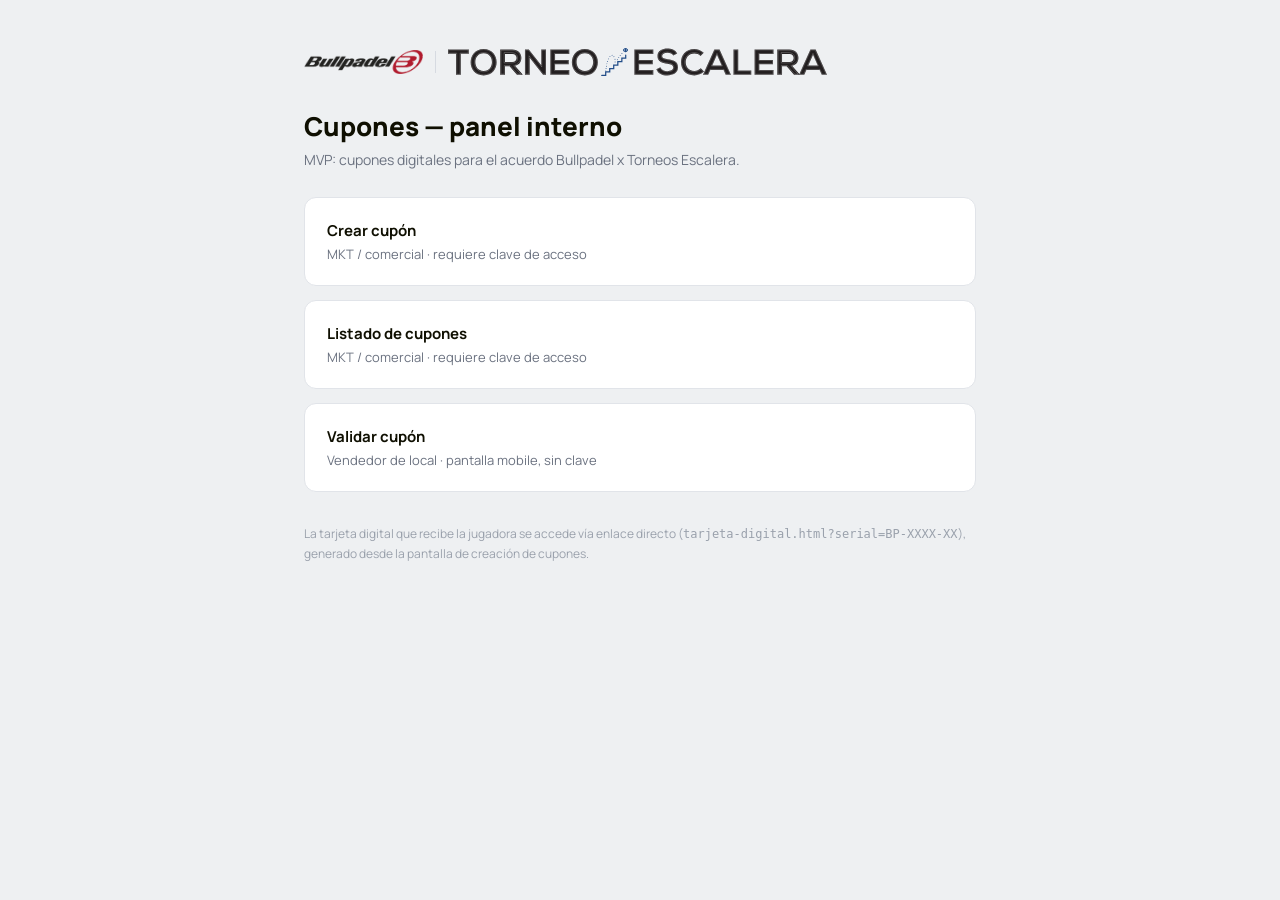
<file: app/index.html>
<!doctype html>
<html lang="es">
<head>
<meta charset="utf-8">
<meta name="viewport" content="width=device-width, initial-scale=1">
<meta name="color-scheme" content="light">
<title>Panel interno — Torneos Escalera x Bullpadel</title>
<link rel="icon" type="image/png" href="assets/favicon.png">
<link rel="stylesheet" href="https://fonts.googleapis.com/css2?family=Manrope:wght@400;500;600;700;800&display=swap">
<link rel="stylesheet" href="css/base.css">
<link rel="stylesheet" href="css/index.css">
</head>
<body>

<div class="page">

  <div class="brand-row">
    <img src="assets/bullpadel-logo-negro.png" class="brand-row__logo">
    <div class="brand-row__divider"></div>
    <img src="assets/logo-torneos-escalera.svg" class="brand-row__partner-logo">
  </div>

  <div class="page-title">Cupones — panel interno</div>
  <div class="page-subtitle">MVP: cupones digitales para el acuerdo Bullpadel x Torneos Escalera.</div>

  <div class="nav-list">
    <a class="nav-card" href="crear-cupon.html">
      <div class="nav-card__title">Crear cupón</div>
      <div class="nav-card__subtitle">MKT / comercial · requiere clave de acceso</div>
    </a>
    <a class="nav-card" href="listado-cupones.html">
      <div class="nav-card__title">Listado de cupones</div>
      <div class="nav-card__subtitle">MKT / comercial · requiere clave de acceso</div>
    </a>
    <a class="nav-card" href="validar-cupon.html">
      <div class="nav-card__title">Validar cupón</div>
      <div class="nav-card__subtitle">Vendedor de local · pantalla mobile, sin clave</div>
    </a>
  </div>

  <div class="footnote">
    La tarjeta digital que recibe la jugadora se accede vía enlace directo (<code>tarjeta-digital.html?serial=BP-XXXX-XX</code>), generado desde la pantalla de creación de cupones.
  </div>

</div>

</body>
</html>
</file>
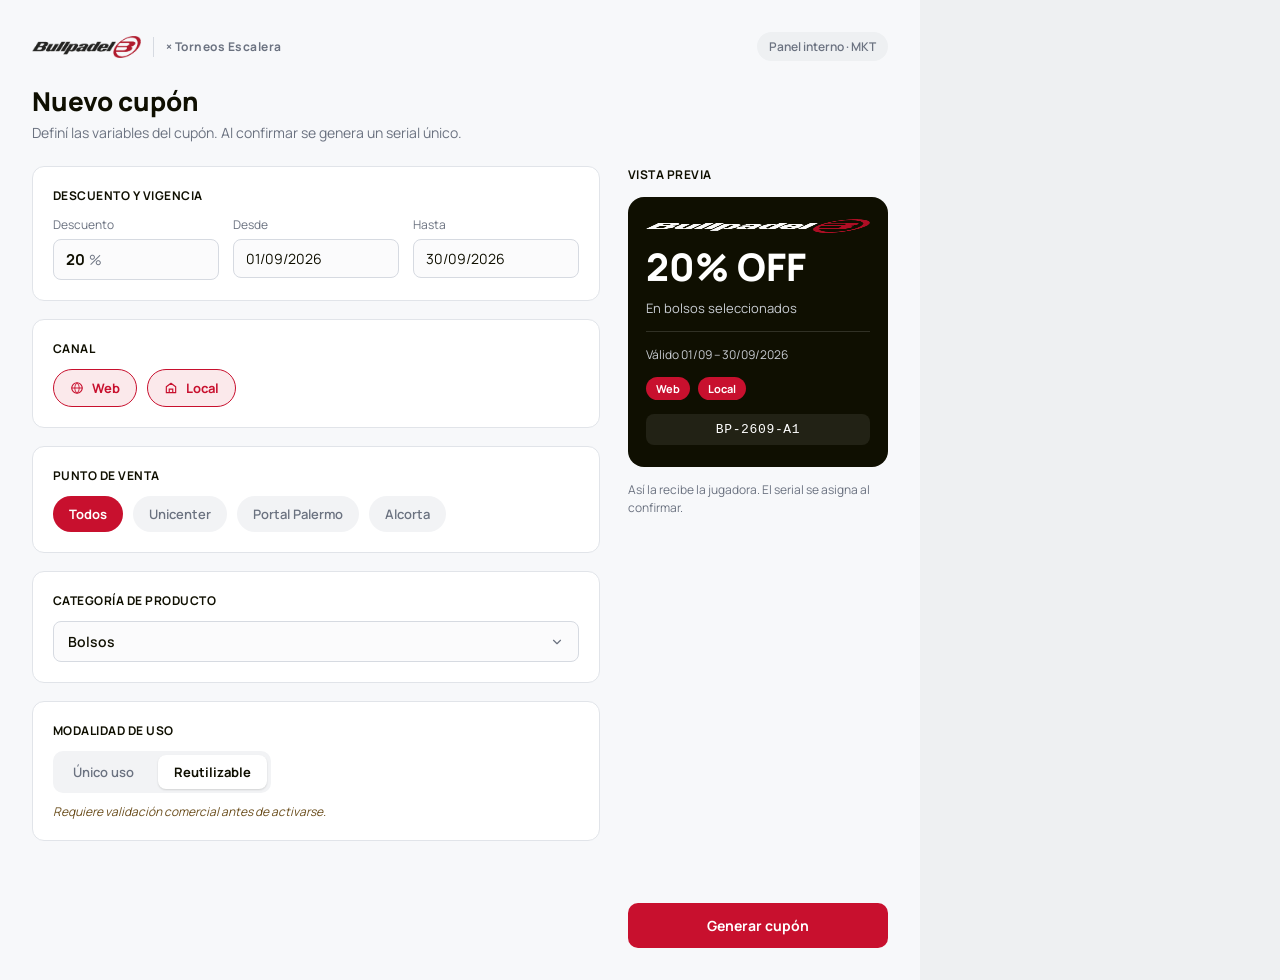
<file: Mock Up/01-crear-cupon.html>
<!doctype html>
<html>
<head>
<meta charset="utf-8">
<title>Referencia — Crear cupón (MKT)</title>
<link rel="stylesheet" href="https://fonts.googleapis.com/css2?family=Manrope:wght@400;500;600;700;800&display=swap">
<style>
  * { box-sizing: border-box; }
  body { margin: 0; font-family: 'Manrope', system-ui, -apple-system, sans-serif; background:#EEF0F2; }
  a { color: #C8102E; } a:hover { color: #A10D25; }
  input, select { font-family: inherit; }
</style>
</head>
<body>

<div style="width:920px; height:980px; background:#F7F8FA; display:flex; flex-direction:column; padding:32px;">

  <div style="display:flex; align-items:center; gap:12px; margin-bottom:22px;">
    <img src="bullpadel-logo-negro.png" style="height:22px; width:auto; display:block;">
    <div style="width:1px; height:20px; background:#D6DAE1;"></div>
    <div style="font-size:12px; font-weight:700; letter-spacing:0.04em; color:#6B7280;">&times; Torneos Escalera</div>
    <div style="margin-left:auto; font-size:12px; font-weight:600; color:#6B7280; background:#EEF0F2; padding:6px 12px; border-radius:999px;">Panel interno &middot; MKT</div>
  </div>

  <div style="margin-bottom:24px;">
    <div style="font-size:26px; font-weight:800; color:#0f0f01;">Nuevo cup&oacute;n</div>
    <div style="font-size:14px; color:#6B7280; margin-top:4px;">Defin&iacute; las variables del cup&oacute;n. Al confirmar se genera un serial &uacute;nico.</div>
  </div>

  <div style="display:flex; gap:28px; flex-grow:1; min-height:0;">

    <div style="flex:1 1 0; display:flex; flex-direction:column; gap:18px; overflow:auto;">

      <div style="background:#FFFFFF; border:1px solid #E1E4E9; border-radius:12px; padding:20px;">
        <div style="font-size:12px; font-weight:700; color:#0f0f01; text-transform:uppercase; letter-spacing:0.04em; margin-bottom:12px;">Descuento y vigencia</div>
        <div style="display:flex; gap:14px;">
          <div style="flex:1 1 0;">
            <div style="font-size:12px; color:#6B7280; margin-bottom:6px;">Descuento</div>
            <div style="display:flex; align-items:center; border:1px solid #D6DAE1; border-radius:8px; padding:9px 12px; background:#FBFBFC;">
              <span style="font-size:15px; font-weight:700; color:#0f0f01;">20</span>
              <span style="font-size:14px; color:#6B7280; margin-left:4px;">%</span>
            </div>
          </div>
          <div style="flex:1 1 0;">
            <div style="font-size:12px; color:#6B7280; margin-bottom:6px;">Desde</div>
            <div style="border:1px solid #D6DAE1; border-radius:8px; padding:9px 12px; background:#FBFBFC; font-size:14px; color:#0f0f01;">01/09/2026</div>
          </div>
          <div style="flex:1 1 0;">
            <div style="font-size:12px; color:#6B7280; margin-bottom:6px;">Hasta</div>
            <div style="border:1px solid #D6DAE1; border-radius:8px; padding:9px 12px; background:#FBFBFC; font-size:14px; color:#0f0f01;">30/09/2026</div>
          </div>
        </div>
      </div>

      <div style="background:#FFFFFF; border:1px solid #E1E4E9; border-radius:12px; padding:20px;">
        <div style="font-size:12px; font-weight:700; color:#0f0f01; text-transform:uppercase; letter-spacing:0.04em; margin-bottom:12px;">Canal</div>
        <div style="display:flex; gap:10px;">
          <div style="display:flex; align-items:center; gap:8px; padding:9px 16px; border-radius:999px; background:#FBE9EB; border:1px solid #C8102E;">
            <svg width="14" height="14" viewBox="0 0 24 24" fill="none"><circle cx="12" cy="12" r="9" stroke="#C8102E" stroke-width="2"/><path d="M3 12H21M12 3C14.5 5.5 15.7 8.5 15.7 12C15.7 15.5 14.5 18.5 12 21C9.5 18.5 8.3 15.5 8.3 12C8.3 8.5 9.5 5.5 12 3Z" stroke="#C8102E" stroke-width="1.6"/></svg>
            <span style="font-size:13px; font-weight:700; color:#C8102E;">Web</span>
          </div>
          <div style="display:flex; align-items:center; gap:8px; padding:9px 16px; border-radius:999px; background:#FBE9EB; border:1px solid #C8102E;">
            <svg width="14" height="14" viewBox="0 0 24 24" fill="none"><path d="M4 10L12 4L20 10V20H4V10Z" stroke="#C8102E" stroke-width="2" stroke-linejoin="round"/><path d="M9 20V14H15V20" stroke="#C8102E" stroke-width="2"/></svg>
            <span style="font-size:13px; font-weight:700; color:#C8102E;">Local</span>
          </div>
        </div>
      </div>

      <div style="background:#FFFFFF; border:1px solid #E1E4E9; border-radius:12px; padding:20px;">
        <div style="font-size:12px; font-weight:700; color:#0f0f01; text-transform:uppercase; letter-spacing:0.04em; margin-bottom:12px;">Punto de venta</div>
        <div style="display:flex; gap:10px; flex-wrap:wrap;">
          <div style="padding:9px 16px; border-radius:999px; background:#C8102E; font-size:13px; font-weight:700; color:#ffffff;">Todos</div>
          <div style="padding:9px 16px; border-radius:999px; background:#F2F3F5; font-size:13px; font-weight:600; color:#6B7280;">Unicenter</div>
          <div style="padding:9px 16px; border-radius:999px; background:#F2F3F5; font-size:13px; font-weight:600; color:#6B7280;">Portal Palermo</div>
          <div style="padding:9px 16px; border-radius:999px; background:#F2F3F5; font-size:13px; font-weight:600; color:#6B7280;">Alcorta</div>
        </div>
      </div>

      <div style="background:#FFFFFF; border:1px solid #E1E4E9; border-radius:12px; padding:20px;">
        <div style="font-size:12px; font-weight:700; color:#0f0f01; text-transform:uppercase; letter-spacing:0.04em; margin-bottom:12px;">Categor&iacute;a de producto</div>
        <div style="display:flex; align-items:center; justify-content:space-between; border:1px solid #D6DAE1; border-radius:8px; padding:10px 14px; background:#FBFBFC;">
          <span style="font-size:14px; color:#0f0f01; font-weight:600;">Bolsos</span>
          <svg width="14" height="14" viewBox="0 0 24 24" fill="none"><path d="M6 9L12 15L18 9" stroke="#6B7280" stroke-width="2" stroke-linecap="round" stroke-linejoin="round"/></svg>
        </div>
      </div>

      <div style="background:#FFFFFF; border:1px solid #E1E4E9; border-radius:12px; padding:20px;">
        <div style="font-size:12px; font-weight:700; color:#0f0f01; text-transform:uppercase; letter-spacing:0.04em; margin-bottom:12px;">Modalidad de uso</div>
        <div style="display:flex; gap:8px; background:#F2F3F5; padding:4px; border-radius:10px; width:fit-content;">
          <div style="padding:8px 16px; border-radius:8px; font-size:13px; font-weight:600; color:#6B7280;">&Uacute;nico uso</div>
          <div style="padding:8px 16px; border-radius:8px; background:#ffffff; box-shadow:0 1px 2px rgba(15,15,1,0.14); font-size:13px; font-weight:700; color:#0f0f01;">Reutilizable</div>
        </div>
        <div style="font-size:12px; color:#6B4E1D; font-style:italic; margin-top:10px;">Requiere validaci&oacute;n comercial antes de activarse.</div>
      </div>

    </div>

    <div style="width:260px; flex-shrink:0; display:flex; flex-direction:column; gap:14px;">
      <div style="font-size:12px; font-weight:700; color:#0f0f01; text-transform:uppercase; letter-spacing:0.04em;">Vista previa</div>

      <div style="background:#0f0f01; border-radius:16px; padding:22px 18px; color:#ffffff; display:flex; flex-direction:column; gap:14px;">
        <img src="bullpadel-logo-blanco.png" style="height:14px; width:auto; display:block;">
        <div style="font-size:38px; font-weight:800; line-height:1;">20% OFF</div>
        <div style="font-size:13px; color:#C9CDD3;">En bolsos seleccionados</div>
        <div style="height:1px; background:rgba(255,255,255,0.14);"></div>
        <div style="font-size:12px; color:#C9CDD3;">V&aacute;lido 01/09 &ndash; 30/09/2026</div>
        <div style="display:flex; gap:8px;">
          <div style="font-size:11px; font-weight:700; color:#ffffff; background:#C8102E; padding:4px 10px; border-radius:999px;">Web</div>
          <div style="font-size:11px; font-weight:700; color:#ffffff; background:#C8102E; padding:4px 10px; border-radius:999px;">Local</div>
        </div>
        <div style="font-family: monospace; font-size:13px; letter-spacing:0.05em; color:#ffffff; background:rgba(255,255,255,0.08); padding:8px 10px; border-radius:8px; text-align:center;">BP-2609-A1</div>
      </div>

      <div style="font-size:12px; color:#6B7280; line-height:1.5;">As&iacute; la recibe la jugadora. El serial se asigna al confirmar.</div>

      <div style="margin-top:auto; background:#C8102E; color:#ffffff; text-align:center; padding:13px; border-radius:10px; font-size:14px; font-weight:700;">Generar cup&oacute;n</div>
    </div>

  </div>
</div>
</body>
</html>
</file>
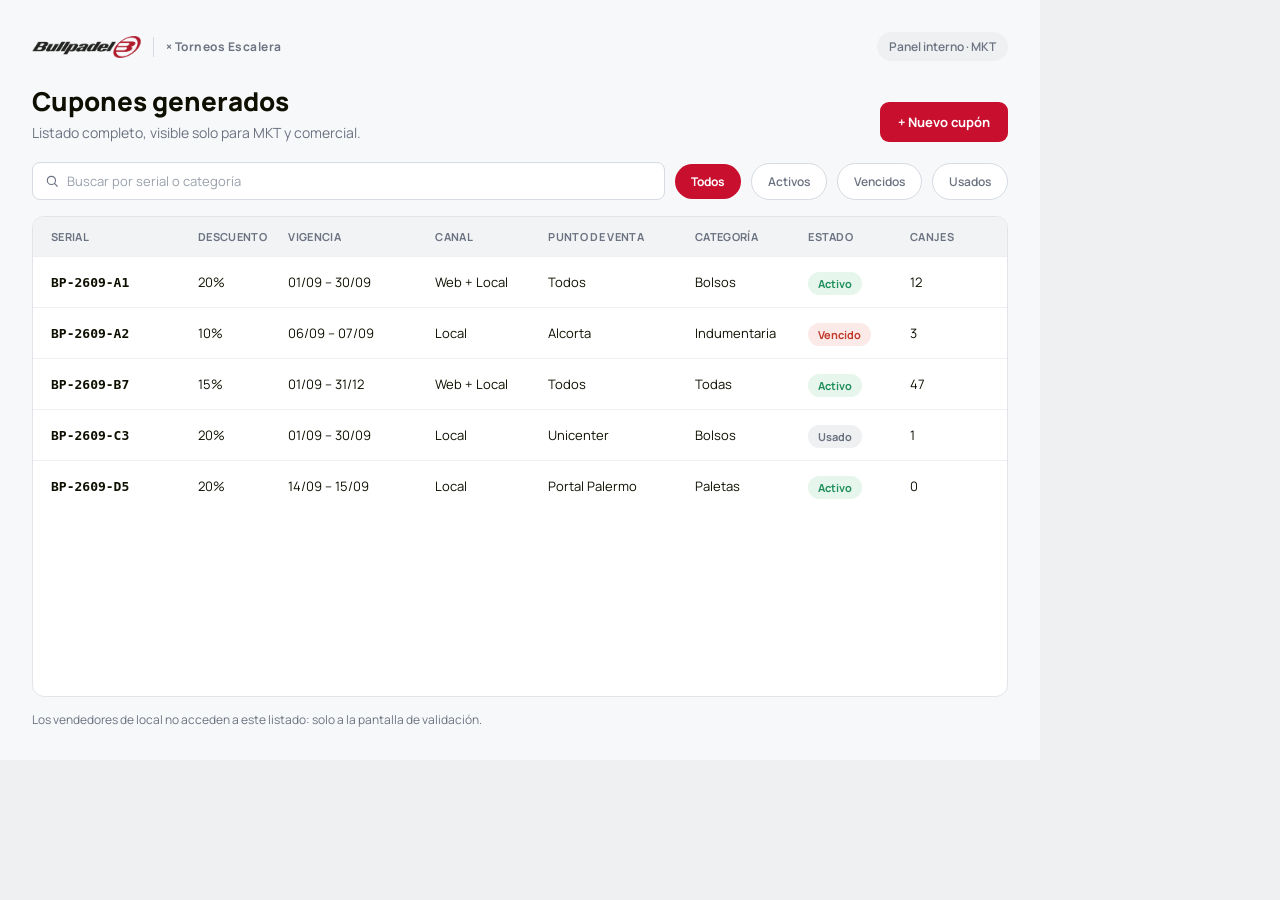
<file: Mock Up/02-listado-cupones.html>
<!doctype html>
<html>
<head>
<meta charset="utf-8">
<title>Referencia — Listado de cupones (MKT)</title>

<link rel="stylesheet" href="https://fonts.googleapis.com/css2?family=Manrope:wght@400;500;600;700;800&display=swap">
<style>
  * { box-sizing: border-box; }
  body { margin: 0; font-family: 'Manrope', system-ui, -apple-system, sans-serif; }
  a { color: #C8102E; } a:hover { color: #A10D25; }
</style>

</head>
<body style="margin:0; background:#EEF0F2;">
<div style="width:1040px; height:760px; background:#F7F8FA; display:flex; flex-direction:column; padding:32px;">

  <div style="display:flex; align-items:center; gap:12px; margin-bottom:22px;">
    <img src="bullpadel-logo-negro.png" style="height:22px; width:auto; display:block;">
    <div style="width:1px; height:20px; background:#D6DAE1;"></div>
    <div style="font-size:12px; font-weight:700; letter-spacing:0.04em; color:#6B7280;">&times; Torneos Escalera</div>
    <div style="margin-left:auto; font-size:12px; font-weight:600; color:#6B7280; background:#EEF0F2; padding:6px 12px; border-radius:999px;">Panel interno &middot; MKT</div>
  </div>

  <div style="display:flex; align-items:flex-end; justify-content:space-between; margin-bottom:20px;">
    <div>
      <div style="font-size:26px; font-weight:800; color:#0f0f01;">Cupones generados</div>
      <div style="font-size:14px; color:#6B7280; margin-top:4px;">Listado completo, visible solo para MKT y comercial.</div>
    </div>
    <div style="background:#C8102E; color:#ffffff; font-size:13px; font-weight:700; padding:11px 18px; border-radius:9px; white-space:nowrap;">+ Nuevo cup&oacute;n</div>
  </div>

  <div style="display:flex; align-items:center; gap:10px; margin-bottom:16px;">
    <div style="flex:1 1 0; display:flex; align-items:center; gap:8px; border:1px solid #D6DAE1; border-radius:8px; padding:9px 12px; background:#ffffff;">
      <svg width="14" height="14" viewBox="0 0 24 24" fill="none"><circle cx="11" cy="11" r="7" stroke="#6B7280" stroke-width="2"/><path d="M21 21L16.65 16.65" stroke="#6B7280" stroke-width="2" stroke-linecap="round"/></svg>
      <span style="font-size:13px; color:#9AA1AC;">Buscar por serial o categor&iacute;a</span>
    </div>
    <div style="padding:9px 16px; border-radius:999px; background:#C8102E; font-size:12px; font-weight:700; color:#ffffff;">Todos</div>
    <div style="padding:9px 16px; border-radius:999px; background:#ffffff; border:1px solid #D6DAE1; font-size:12px; font-weight:600; color:#6B7280;">Activos</div>
    <div style="padding:9px 16px; border-radius:999px; background:#ffffff; border:1px solid #D6DAE1; font-size:12px; font-weight:600; color:#6B7280;">Vencidos</div>
    <div style="padding:9px 16px; border-radius:999px; background:#ffffff; border:1px solid #D6DAE1; font-size:12px; font-weight:600; color:#6B7280;">Usados</div>
  </div>

  <div style="background:#ffffff; border:1px solid #E1E4E9; border-radius:12px; overflow:hidden; flex-grow:1;">

    <div style="display:grid; grid-template-columns: 1.3fr 0.8fr 1.3fr 1fr 1.3fr 1fr 0.9fr 0.7fr; gap:0; background:#F2F3F5; padding:12px 18px; font-size:11px; font-weight:700; color:#6B7280; text-transform:uppercase; letter-spacing:0.03em;">
      <div>Serial</div>
      <div>Descuento</div>
      <div>Vigencia</div>
      <div>Canal</div>
      <div>Punto de venta</div>
      <div>Categor&iacute;a</div>
      <div>Estado</div>
      <div>Canjes</div>
    </div>

    <div style="display:grid; grid-template-columns: 1.3fr 0.8fr 1.3fr 1fr 1.3fr 1fr 0.9fr 0.7fr; gap:0; padding:14px 18px; border-top:1px solid #EEF0F2; align-items:center;">
      <div style="font-family:monospace; font-size:13px; color:#0f0f01; font-weight:700;">BP-2609-A1</div>
      <div style="font-size:13px; color:#0f0f01;">20%</div>
      <div style="font-size:13px; color:#0f0f01;">01/09 &ndash; 30/09</div>
      <div style="font-size:13px; color:#0f0f01;">Web + Local</div>
      <div style="font-size:13px; color:#0f0f01;">Todos</div>
      <div style="font-size:13px; color:#0f0f01;">Bolsos</div>
      <div><span style="font-size:11px; font-weight:700; color:#1E8E5A; background:#E6F6EC; padding:4px 10px; border-radius:999px;">Activo</span></div>
      <div style="font-size:13px; color:#0f0f01;">12</div>
    </div>

    <div style="display:grid; grid-template-columns: 1.3fr 0.8fr 1.3fr 1fr 1.3fr 1fr 0.9fr 0.7fr; gap:0; padding:14px 18px; border-top:1px solid #EEF0F2; align-items:center;">
      <div style="font-family:monospace; font-size:13px; color:#0f0f01; font-weight:700;">BP-2609-A2</div>
      <div style="font-size:13px; color:#0f0f01;">10%</div>
      <div style="font-size:13px; color:#0f0f01;">06/09 &ndash; 07/09</div>
      <div style="font-size:13px; color:#0f0f01;">Local</div>
      <div style="font-size:13px; color:#0f0f01;">Alcorta</div>
      <div style="font-size:13px; color:#0f0f01;">Indumentaria</div>
      <div><span style="font-size:11px; font-weight:700; color:#C0392B; background:#FBEAE8; padding:4px 10px; border-radius:999px;">Vencido</span></div>
      <div style="font-size:13px; color:#0f0f01;">3</div>
    </div>

    <div style="display:grid; grid-template-columns: 1.3fr 0.8fr 1.3fr 1fr 1.3fr 1fr 0.9fr 0.7fr; gap:0; padding:14px 18px; border-top:1px solid #EEF0F2; align-items:center;">
      <div style="font-family:monospace; font-size:13px; color:#0f0f01; font-weight:700;">BP-2609-B7</div>
      <div style="font-size:13px; color:#0f0f01;">15%</div>
      <div style="font-size:13px; color:#0f0f01;">01/09 &ndash; 31/12</div>
      <div style="font-size:13px; color:#0f0f01;">Web + Local</div>
      <div style="font-size:13px; color:#0f0f01;">Todos</div>
      <div style="font-size:13px; color:#0f0f01;">Todas</div>
      <div><span style="font-size:11px; font-weight:700; color:#1E8E5A; background:#E6F6EC; padding:4px 10px; border-radius:999px;">Activo</span></div>
      <div style="font-size:13px; color:#0f0f01;">47</div>
    </div>

    <div style="display:grid; grid-template-columns: 1.3fr 0.8fr 1.3fr 1fr 1.3fr 1fr 0.9fr 0.7fr; gap:0; padding:14px 18px; border-top:1px solid #EEF0F2; align-items:center;">
      <div style="font-family:monospace; font-size:13px; color:#0f0f01; font-weight:700;">BP-2609-C3</div>
      <div style="font-size:13px; color:#0f0f01;">20%</div>
      <div style="font-size:13px; color:#0f0f01;">01/09 &ndash; 30/09</div>
      <div style="font-size:13px; color:#0f0f01;">Local</div>
      <div style="font-size:13px; color:#0f0f01;">Unicenter</div>
      <div style="font-size:13px; color:#0f0f01;">Bolsos</div>
      <div><span style="font-size:11px; font-weight:700; color:#6B7280; background:#EEF0F2; padding:4px 10px; border-radius:999px;">Usado</span></div>
      <div style="font-size:13px; color:#0f0f01;">1</div>
    </div>

    <div style="display:grid; grid-template-columns: 1.3fr 0.8fr 1.3fr 1fr 1.3fr 1fr 0.9fr 0.7fr; gap:0; padding:14px 18px; border-top:1px solid #EEF0F2; align-items:center;">
      <div style="font-family:monospace; font-size:13px; color:#0f0f01; font-weight:700;">BP-2609-D5</div>
      <div style="font-size:13px; color:#0f0f01;">20%</div>
      <div style="font-size:13px; color:#0f0f01;">14/09 &ndash; 15/09</div>
      <div style="font-size:13px; color:#0f0f01;">Local</div>
      <div style="font-size:13px; color:#0f0f01;">Portal Palermo</div>
      <div style="font-size:13px; color:#0f0f01;">Paletas</div>
      <div><span style="font-size:11px; font-weight:700; color:#1E8E5A; background:#E6F6EC; padding:4px 10px; border-radius:999px;">Activo</span></div>
      <div style="font-size:13px; color:#0f0f01;">0</div>
    </div>

  </div>

  <div style="font-size:12px; color:#6B7280; margin-top:14px;">Los vendedores de local no acceden a este listado: solo a la pantalla de validaci&oacute;n.</div>

</div>
</body>
</html>
</file>
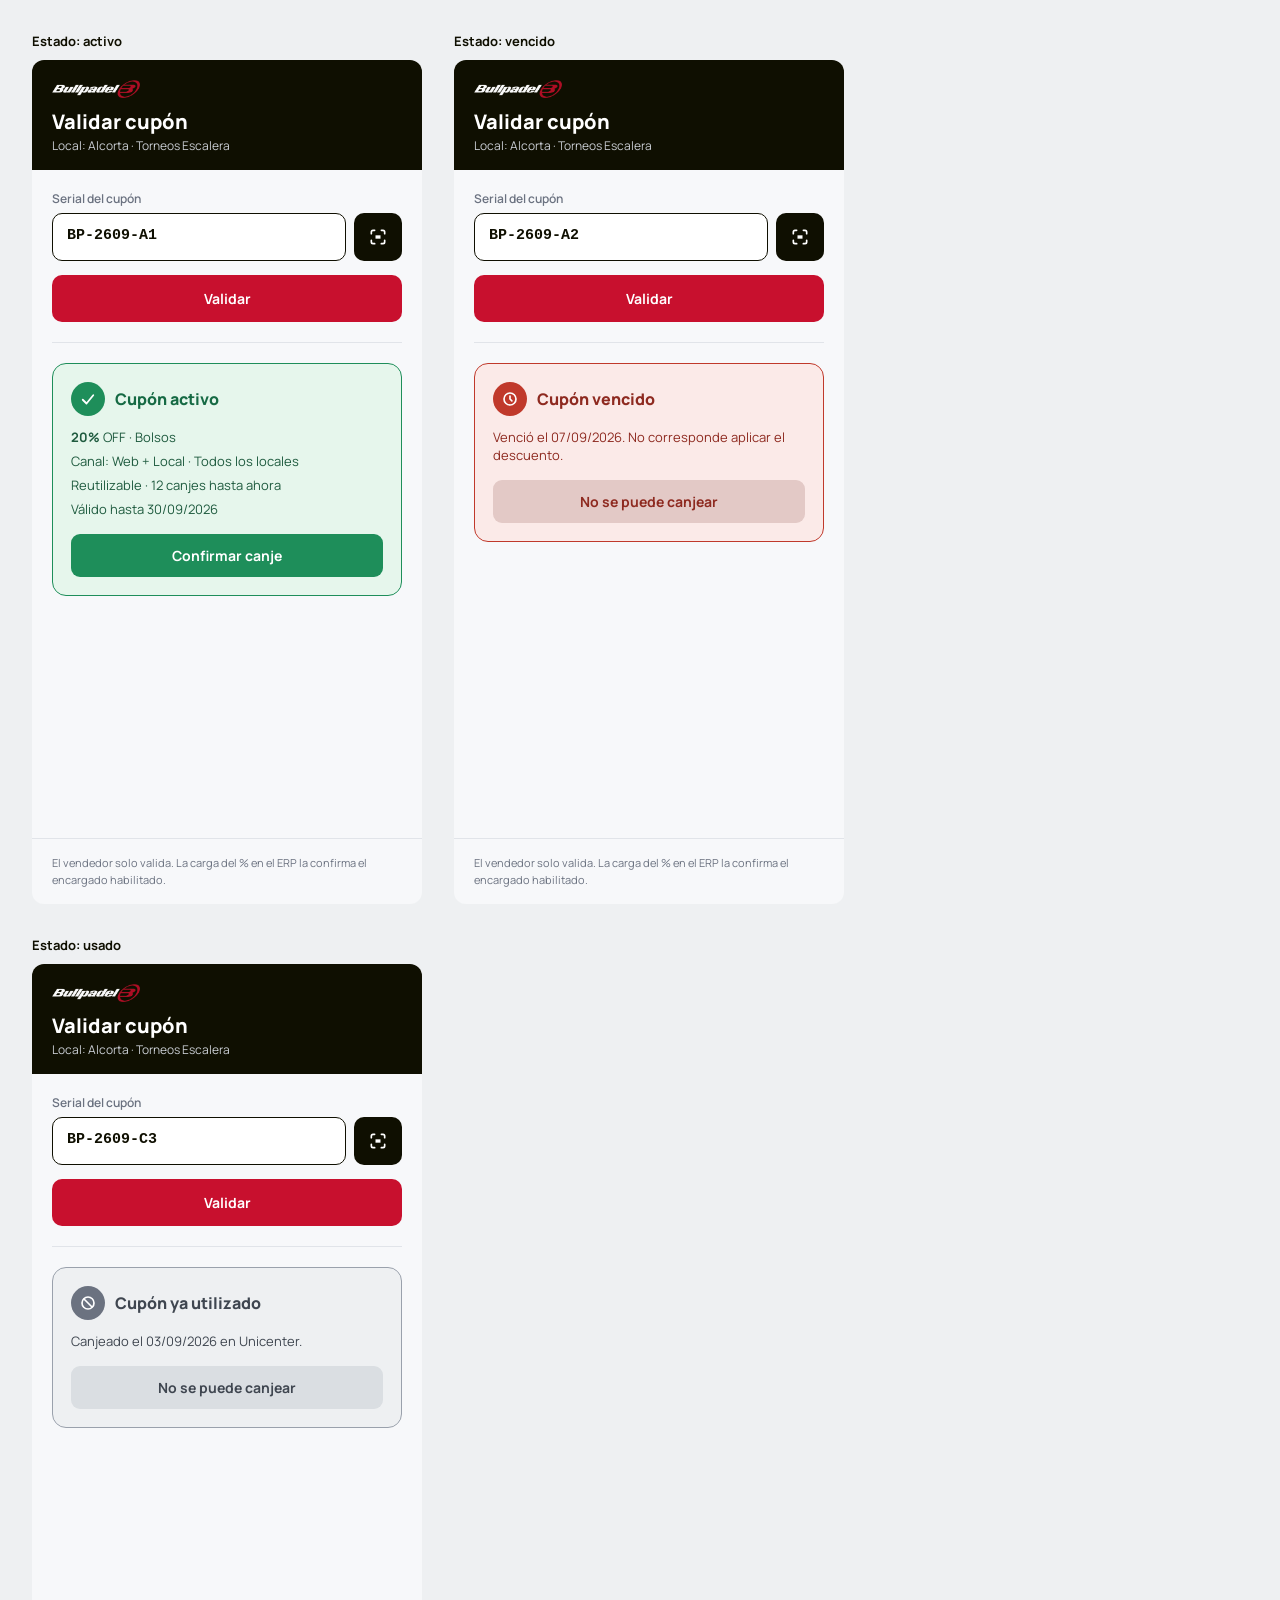
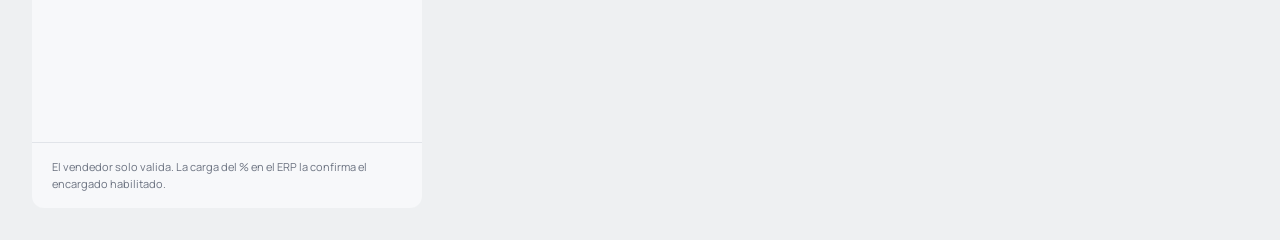
<file: Mock Up/03-validar-cupon.html>
<!doctype html>
<html>
<head>
<meta charset="utf-8">
<title>Referencia — Validar cupón (vendedor, 3 estados)</title>
<link rel="stylesheet" href="https://fonts.googleapis.com/css2?family=Manrope:wght@400;500;600;700;800&display=swap">
<style>
  * { box-sizing: border-box; }
  body { margin: 0; font-family: 'Manrope', system-ui, -apple-system, sans-serif; background:#EEF0F2; padding:32px; }
  .row { display:flex; gap:32px; flex-wrap:wrap; align-items:flex-start; }
  .col { display:flex; flex-direction:column; gap:10px; }
  .label { font-size:13px; font-weight:700; color:#0f0f01; }
</style>
</head>
<body>
<!-- Nota: en el prototipo real (Claude Design) estos 3 estados son la MISMA pantalla,
     controlada por una prop "estado" (activo | vencido | usado). Acá se muestran
     los 3 por separado para tener el markup completo de referencia. -->
<div class="row">

  <div class="col">
    <div class="label">Estado: activo</div>
    <div style="width:390px; height:844px; background:#F7F8FA; display:flex; flex-direction:column; border-radius:12px; overflow:hidden;">
      <div style="padding:20px 20px 16px 20px; background:#0f0f01;">
        <img src="bullpadel-logo-blanco.png" style="height:18px; width:auto; display:block; margin-bottom:10px;">
        <div style="font-size:20px; font-weight:800; color:#ffffff;">Validar cup&oacute;n</div>
        <div style="font-size:12px; color:#C9CDD3; margin-top:2px;">Local: Alcorta &middot; Torneos Escalera</div>
      </div>
      <div style="padding:20px; display:flex; flex-direction:column; gap:14px; flex-grow:1; overflow:auto;">
        <div>
          <div style="font-size:12px; color:#6B7280; margin-bottom:6px; font-weight:600;">Serial del cup&oacute;n</div>
          <div style="display:flex; gap:8px;">
            <div style="flex:1 1 0; font-family:monospace; font-size:15px; font-weight:700; color:#0f0f01; border:1.5px solid #0f0f01; border-radius:10px; padding:13px 14px; background:#ffffff;">BP-2609-A1</div>
            <div style="width:48px; height:48px; border-radius:10px; background:#0f0f01; display:flex; align-items:center; justify-content:center; flex-shrink:0;">
              <svg width="20" height="20" viewBox="0 0 24 24" fill="none"><path d="M4 8V6C4 5 5 4 6 4H8" stroke="#ffffff" stroke-width="2" stroke-linecap="round"/><path d="M20 8V6C20 5 19 4 18 4H16" stroke="#ffffff" stroke-width="2" stroke-linecap="round"/><path d="M4 16V18C4 19 5 20 6 20H8" stroke="#ffffff" stroke-width="2" stroke-linecap="round"/><path d="M20 16V18C20 19 19 20 18 20H16" stroke="#ffffff" stroke-width="2" stroke-linecap="round"/><rect x="9" y="10" width="6" height="4" fill="#ffffff"/></svg>
            </div>
          </div>
        </div>
        <div style="text-align:center; background:#C8102E; color:#ffffff; padding:14px; border-radius:10px; font-size:14px; font-weight:700;">Validar</div>
        <div style="height:1px; background:#E1E4E9; margin:6px 0;"></div>
        <div style="border:1.5px solid #1E8E5A; background:#E6F6EC; border-radius:14px; padding:18px; display:flex; flex-direction:column; gap:12px;">
          <div style="display:flex; align-items:center; gap:10px;">
            <div style="width:34px; height:34px; border-radius:999px; background:#1E8E5A; display:flex; align-items:center; justify-content:center; flex-shrink:0;">
              <svg width="18" height="18" viewBox="0 0 24 24" fill="none"><path d="M5 13L10 18L19 7" stroke="#ffffff" stroke-width="2.4" stroke-linecap="round" stroke-linejoin="round"/></svg>
            </div>
            <div style="font-size:16px; font-weight:800; color:#166A44;">Cup&oacute;n activo</div>
          </div>
          <div style="display:flex; flex-direction:column; gap:6px; font-size:13px; color:#1F5B3F;">
            <div><strong>20%</strong> OFF &middot; Bolsos</div>
            <div>Canal: Web + Local &middot; Todos los locales</div>
            <div>Reutilizable &middot; 12 canjes hasta ahora</div>
            <div>V&aacute;lido hasta 30/09/2026</div>
          </div>
          <div style="text-align:center; background:#1E8E5A; color:#ffffff; padding:12px; border-radius:9px; font-size:14px; font-weight:700; margin-top:4px;">Confirmar canje</div>
        </div>
      </div>
      <div style="padding:16px 20px; border-top:1px solid #E1E4E9; font-size:11px; color:#6B7280; line-height:1.5;">
        El vendedor solo valida. La carga del % en el ERP la confirma el encargado habilitado.
      </div>
    </div>
  </div>

  <div class="col">
    <div class="label">Estado: vencido</div>
    <div style="width:390px; height:844px; background:#F7F8FA; display:flex; flex-direction:column; border-radius:12px; overflow:hidden;">
      <div style="padding:20px 20px 16px 20px; background:#0f0f01;">
        <img src="bullpadel-logo-blanco.png" style="height:18px; width:auto; display:block; margin-bottom:10px;">
        <div style="font-size:20px; font-weight:800; color:#ffffff;">Validar cup&oacute;n</div>
        <div style="font-size:12px; color:#C9CDD3; margin-top:2px;">Local: Alcorta &middot; Torneos Escalera</div>
      </div>
      <div style="padding:20px; display:flex; flex-direction:column; gap:14px; flex-grow:1; overflow:auto;">
        <div>
          <div style="font-size:12px; color:#6B7280; margin-bottom:6px; font-weight:600;">Serial del cup&oacute;n</div>
          <div style="display:flex; gap:8px;">
            <div style="flex:1 1 0; font-family:monospace; font-size:15px; font-weight:700; color:#0f0f01; border:1.5px solid #0f0f01; border-radius:10px; padding:13px 14px; background:#ffffff;">BP-2609-A2</div>
            <div style="width:48px; height:48px; border-radius:10px; background:#0f0f01; display:flex; align-items:center; justify-content:center; flex-shrink:0;">
              <svg width="20" height="20" viewBox="0 0 24 24" fill="none"><path d="M4 8V6C4 5 5 4 6 4H8" stroke="#ffffff" stroke-width="2" stroke-linecap="round"/><path d="M20 8V6C20 5 19 4 18 4H16" stroke="#ffffff" stroke-width="2" stroke-linecap="round"/><path d="M4 16V18C4 19 5 20 6 20H8" stroke="#ffffff" stroke-width="2" stroke-linecap="round"/><path d="M20 16V18C20 19 19 20 18 20H16" stroke="#ffffff" stroke-width="2" stroke-linecap="round"/><rect x="9" y="10" width="6" height="4" fill="#ffffff"/></svg>
            </div>
          </div>
        </div>
        <div style="text-align:center; background:#C8102E; color:#ffffff; padding:14px; border-radius:10px; font-size:14px; font-weight:700;">Validar</div>
        <div style="height:1px; background:#E1E4E9; margin:6px 0;"></div>
        <div style="border:1.5px solid #C0392B; background:#FBEAE8; border-radius:14px; padding:18px; display:flex; flex-direction:column; gap:12px;">
          <div style="display:flex; align-items:center; gap:10px;">
            <div style="width:34px; height:34px; border-radius:999px; background:#C0392B; display:flex; align-items:center; justify-content:center; flex-shrink:0;">
              <svg width="18" height="18" viewBox="0 0 24 24" fill="none"><circle cx="12" cy="12" r="8" stroke="#ffffff" stroke-width="2.2"/><path d="M12 8V12L14.5 14.5" stroke="#ffffff" stroke-width="2.2" stroke-linecap="round"/></svg>
            </div>
            <div style="font-size:16px; font-weight:800; color:#8E2A20;">Cup&oacute;n vencido</div>
          </div>
          <div style="font-size:13px; color:#8E2A20;">Venci&oacute; el 07/09/2026. No corresponde aplicar el descuento.</div>
          <div style="text-align:center; background:#E3C9C6; color:#8E2A20; padding:12px; border-radius:9px; font-size:14px; font-weight:700; margin-top:4px;">No se puede canjear</div>
        </div>
      </div>
      <div style="padding:16px 20px; border-top:1px solid #E1E4E9; font-size:11px; color:#6B7280; line-height:1.5;">
        El vendedor solo valida. La carga del % en el ERP la confirma el encargado habilitado.
      </div>
    </div>
  </div>

  <div class="col">
    <div class="label">Estado: usado</div>
    <div style="width:390px; height:844px; background:#F7F8FA; display:flex; flex-direction:column; border-radius:12px; overflow:hidden;">
      <div style="padding:20px 20px 16px 20px; background:#0f0f01;">
        <img src="bullpadel-logo-blanco.png" style="height:18px; width:auto; display:block; margin-bottom:10px;">
        <div style="font-size:20px; font-weight:800; color:#ffffff;">Validar cup&oacute;n</div>
        <div style="font-size:12px; color:#C9CDD3; margin-top:2px;">Local: Alcorta &middot; Torneos Escalera</div>
      </div>
      <div style="padding:20px; display:flex; flex-direction:column; gap:14px; flex-grow:1; overflow:auto;">
        <div>
          <div style="font-size:12px; color:#6B7280; margin-bottom:6px; font-weight:600;">Serial del cup&oacute;n</div>
          <div style="display:flex; gap:8px;">
            <div style="flex:1 1 0; font-family:monospace; font-size:15px; font-weight:700; color:#0f0f01; border:1.5px solid #0f0f01; border-radius:10px; padding:13px 14px; background:#ffffff;">BP-2609-C3</div>
            <div style="width:48px; height:48px; border-radius:10px; background:#0f0f01; display:flex; align-items:center; justify-content:center; flex-shrink:0;">
              <svg width="20" height="20" viewBox="0 0 24 24" fill="none"><path d="M4 8V6C4 5 5 4 6 4H8" stroke="#ffffff" stroke-width="2" stroke-linecap="round"/><path d="M20 8V6C20 5 19 4 18 4H16" stroke="#ffffff" stroke-width="2" stroke-linecap="round"/><path d="M4 16V18C4 19 5 20 6 20H8" stroke="#ffffff" stroke-width="2" stroke-linecap="round"/><path d="M20 16V18C20 19 19 20 18 20H16" stroke="#ffffff" stroke-width="2" stroke-linecap="round"/><rect x="9" y="10" width="6" height="4" fill="#ffffff"/></svg>
            </div>
          </div>
        </div>
        <div style="text-align:center; background:#C8102E; color:#ffffff; padding:14px; border-radius:10px; font-size:14px; font-weight:700;">Validar</div>
        <div style="height:1px; background:#E1E4E9; margin:6px 0;"></div>
        <div style="border:1.5px solid #9AA1AC; background:#EEF0F2; border-radius:14px; padding:18px; display:flex; flex-direction:column; gap:12px;">
          <div style="display:flex; align-items:center; gap:10px;">
            <div style="width:34px; height:34px; border-radius:999px; background:#6B7280; display:flex; align-items:center; justify-content:center; flex-shrink:0;">
              <svg width="18" height="18" viewBox="0 0 24 24" fill="none"><circle cx="12" cy="12" r="8" stroke="#ffffff" stroke-width="2.2"/><path d="M7 7L17 17" stroke="#ffffff" stroke-width="2.2" stroke-linecap="round"/></svg>
            </div>
            <div style="font-size:16px; font-weight:800; color:#3F4650;">Cup&oacute;n ya utilizado</div>
          </div>
          <div style="font-size:13px; color:#3F4650;">Canjeado el 03/09/2026 en Unicenter.</div>
          <div style="text-align:center; background:#DADEE2; color:#3F4650; padding:12px; border-radius:9px; font-size:14px; font-weight:700; margin-top:4px;">No se puede canjear</div>
        </div>
      </div>
      <div style="padding:16px 20px; border-top:1px solid #E1E4E9; font-size:11px; color:#6B7280; line-height:1.5;">
        El vendedor solo valida. La carga del % en el ERP la confirma el encargado habilitado.
      </div>
    </div>
  </div>

</div>
</body>
</html>
</file>
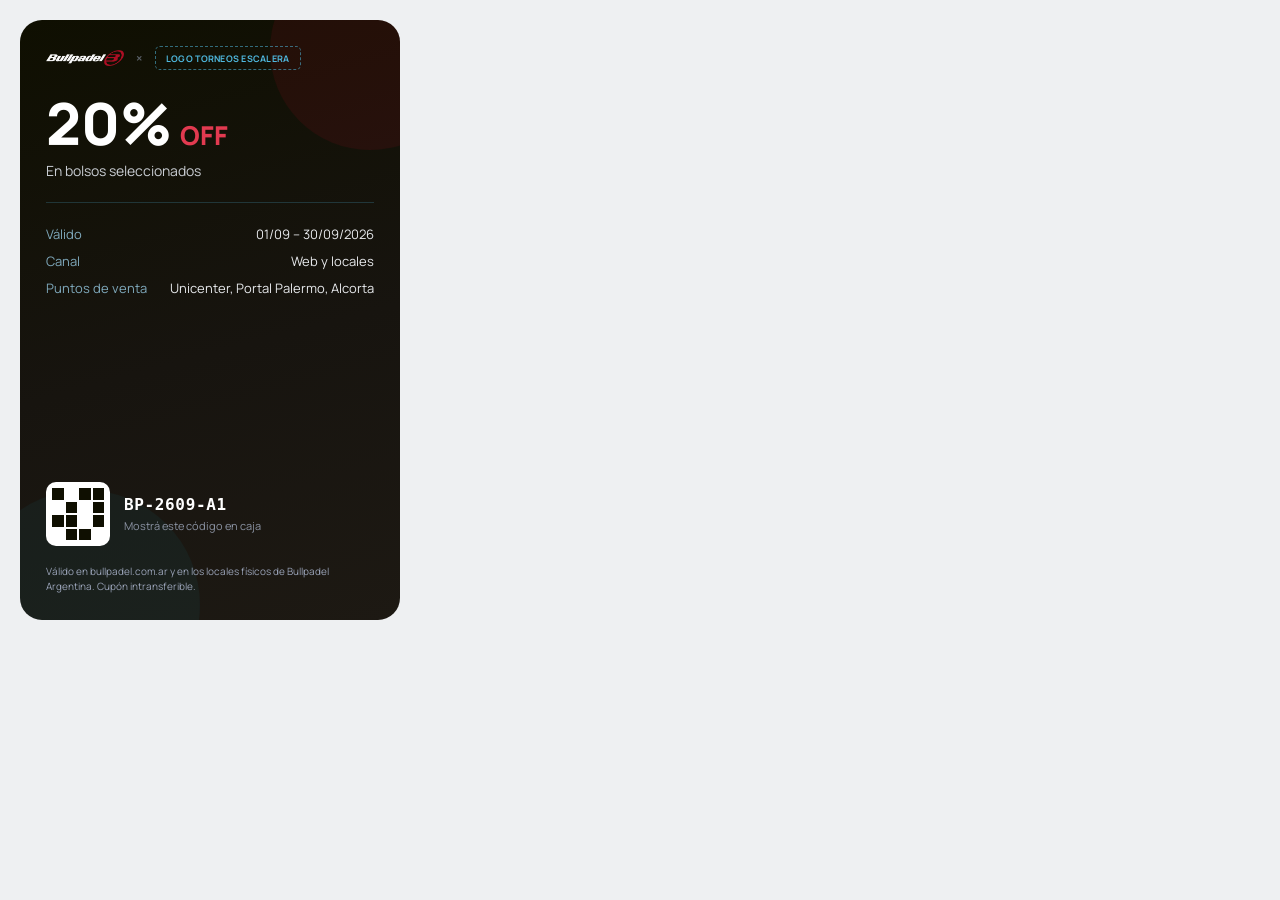
<file: Mock Up/04-tarjeta-digital.html>
<!doctype html>
<html>
<head>
<meta charset="utf-8">
<title>Referencia — Tarjeta digital del cupón</title>

<link rel="stylesheet" href="https://fonts.googleapis.com/css2?family=Manrope:wght@400;500;600;700;800&display=swap">
<style>
  * { box-sizing: border-box; }
  body { margin: 0; font-family: 'Manrope', system-ui, -apple-system, sans-serif; }
  a { color: #C8102E; } a:hover { color: #A10D25; }
</style>

</head>
<body style="margin:0; background:#EEF0F2;">
<div style="width:420px; height:640px; background:#EEF0F2; display:flex; align-items:center; justify-content:center; padding:20px;">

  <div style="width:100%; height:100%; border-radius:22px; background:linear-gradient(165deg, #0f0f01 0%, #17140F 55%, #1D1913 100%); padding:26px; display:flex; flex-direction:column; color:#ffffff; position:relative; overflow:hidden;">

    <div style="position:absolute; top:-70px; right:-70px; width:200px; height:200px; border-radius:999px; background:rgba(200,16,46,0.10);"></div>
    <div style="position:absolute; bottom:-100px; left:-50px; width:230px; height:230px; border-radius:999px; background:rgba(24,160,200,0.06);"></div>

    <!-- co-brand lockup -->
    <div style="display:flex; align-items:center; gap:12px; z-index:1;">
      <img src="bullpadel-logo-blanco.png" style="height:16px; width:auto; display:block;">
      <div style="font-size:13px; font-weight:600; color:#5A6068;">&times;</div>
      <div style="height:24px; padding:0 10px; border:1px dashed rgba(79,184,222,0.55); border-radius:5px; display:flex; align-items:center; justify-content:center;">
        <span style="font-size:9px; font-weight:700; letter-spacing:0.03em; color:#4FB8DE; white-space:nowrap;">LOGO TORNEOS ESCALERA</span>
      </div>
    </div>

    <div style="margin-top:24px; z-index:1;">
      <div style="display:flex; align-items:baseline; gap:8px;">
        <div style="font-size:58px; font-weight:800; line-height:1;">20%</div>
        <div style="font-size:26px; font-weight:800; color:#E23A50;">OFF</div>
      </div>
      <div style="font-size:14px; color:#C9CDD3; margin-top:8px;">En bolsos seleccionados</div>
    </div>

    <div style="height:1px; background:rgba(79,184,222,0.22); margin:22px 0; z-index:1;"></div>

    <div style="display:flex; flex-direction:column; gap:9px; font-size:13px; color:#E7E9EC; z-index:1;">
      <div style="display:flex; justify-content:space-between;"><span style="color:#7FA9BC;">V&aacute;lido</span><span>01/09 &ndash; 30/09/2026</span></div>
      <div style="display:flex; justify-content:space-between;"><span style="color:#7FA9BC;">Canal</span><span>Web y locales</span></div>
      <div style="display:flex; justify-content:space-between;"><span style="color:#7FA9BC;">Puntos de venta</span><span style="text-align:right;">Unicenter, Portal Palermo, Alcorta</span></div>
    </div>

    <div style="margin-top:auto; z-index:1; display:flex; align-items:center; gap:14px;">
      <div style="width:64px; height:64px; border-radius:10px; background:#ffffff; flex-shrink:0; display:grid; grid-template-columns: repeat(4, 1fr); grid-template-rows: repeat(4, 1fr); padding:6px; gap:2px;">
        <div style="background:#0f0f01;"></div><div style="background:#ffffff;"></div><div style="background:#0f0f01;"></div><div style="background:#0f0f01;"></div>
        <div style="background:#ffffff;"></div><div style="background:#0f0f01;"></div><div style="background:#ffffff;"></div><div style="background:#0f0f01;"></div>
        <div style="background:#0f0f01;"></div><div style="background:#0f0f01;"></div><div style="background:#ffffff;"></div><div style="background:#0f0f01;"></div>
        <div style="background:#ffffff;"></div><div style="background:#0f0f01;"></div><div style="background:#0f0f01;"></div><div style="background:#ffffff;"></div>
      </div>
      <div style="flex:1 1 0;">
        <div style="font-family:monospace; font-size:16px; font-weight:700; letter-spacing:0.04em; color:#ffffff;">BP-2609-A1</div>
        <div style="font-size:11px; color:#8B93A3; margin-top:4px;">Mostr&aacute; este c&oacute;digo en caja</div>
      </div>
    </div>

    <div style="font-size:10px; color:#9AA3B8; margin-top:18px; z-index:1; line-height:1.5;">V&aacute;lido en bullpadel.com.ar y en los locales f&iacute;sicos de Bullpadel Argentina. Cup&oacute;n intransferible.</div>

  </div>

</div>
</body>
</html>
</file>
<file: app/css/base.css>
:root {
  color-scheme: light;
  --color-red: #C8102E;
  --color-red-dark: #A10D25;
  --color-black: #0f0f01;
  --color-white: #ffffff;
  --color-bg: #EEF0F2;
  --color-bg-alt: #F7F8FA;
  --color-border: #E1E4E9;
  --color-border-input: #D6DAE1;
  --color-input-bg: #FBFBFC;
  --color-muted: #6B7280;
  --color-muted-2: #9AA1AC;
  --color-success: #1E8E5A;
  --color-success-bg: #E6F6EC;
  --color-success-dark: #166A44;
  --color-danger: #C0392B;
  --color-danger-bg: #FBEAE8;
  --color-danger-dark: #8E2A20;
  --color-neutral: #6B7280;
  --color-neutral-bg: #EEF0F2;
  --font-sans: 'Manrope', system-ui, -apple-system, sans-serif;
}

* { box-sizing: border-box; }

body {
  margin: 0;
  font-family: var(--font-sans);
  background: var(--color-bg);
}

a { color: var(--color-red); text-decoration: none; }
a:hover { color: var(--color-red-dark); }

input, select { font-family: inherit; }

.text-error { color: var(--color-danger); font-size: 13px; }
</file>
<file: app/css/index.css>
.page { max-width: 720px; margin: 0 auto; padding: 48px 24px; }

.brand-row { display: flex; align-items: center; gap: 12px; margin-bottom: 32px; }
.brand-row__logo { height: 24px; width: auto; display: block; flex-shrink: 0; }
.brand-row__divider { width: 1px; height: 22px; background: var(--color-border-input); flex-shrink: 0; }
.brand-row__partner-logo { height: 28px; width: auto; max-width: 100%; display: block; min-width: 0; }

.page-title { font-size: 26px; font-weight: 800; color: var(--color-black); margin-bottom: 6px; }
.page-subtitle { font-size: 14px; color: var(--color-muted); margin-bottom: 28px; }

.nav-list { display: flex; flex-direction: column; gap: 14px; }

.nav-card {
  background: var(--color-white);
  border: 1px solid var(--color-border);
  border-radius: 12px;
  padding: 22px;
  display: block;
  transition: border-color .15s;
}
.nav-card:hover { border-color: var(--color-red); }
.nav-card__title { font-size: 15px; font-weight: 700; color: var(--color-black); }
.nav-card__subtitle { font-size: 13px; color: var(--color-muted); margin-top: 4px; }

.footnote { font-size: 12px; color: var(--color-muted-2); margin-top: 32px; line-height: 1.6; }
</file>
